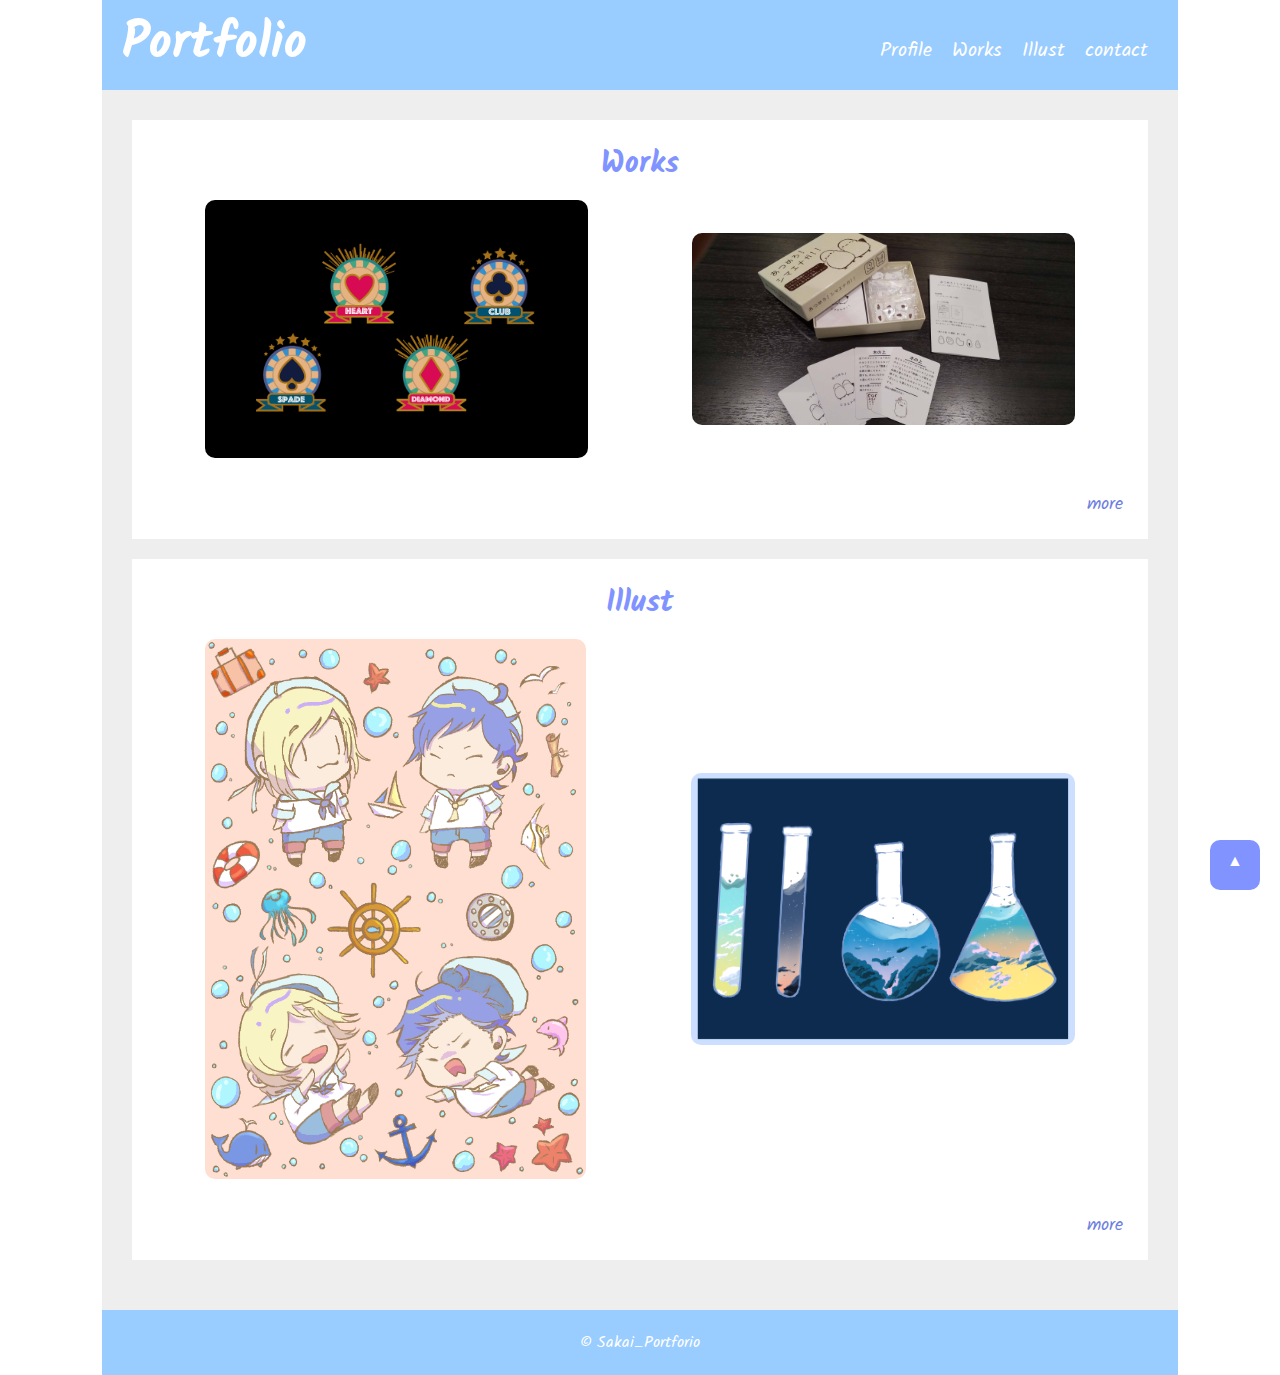
<file: index.html>
<!DOCTYPE html>
<html lang="ja">
<head>
    <meta charset="UTF-8">
    <meta http-equiv="X-UA-Compatible" content="IE=edge">
    <meta name="viewport" content="width=device-width, initial-scale=1.0">
    <title>A&S Portfolio</title>
    <link rel="stylesheet" href="css/lightbox.min.css">
    <link rel="stylesheet" href="css/style.css">
    <link rel="preconnect" href="https://fonts.googleapis.com">
<link rel="preconnect" href="https://fonts.gstatic.com" crossorigin>
<link href="https://fonts.googleapis.com/css2?family=Kalam:wght@700&display=swap" rel="stylesheet">
<link href="https://fonts.googleapis.com/css2?family=Kiwi+Maru&display=swap" rel="stylesheet">
</head>
<body>
    <div id="wrap">
        <header>
          <div class="header">
            <h1><a href="#">Portfolio</a></h1>
          </div>
        
         <nav class="main-menu">
            <ul>
                <li><a href="profile.html">Profile</a></li>
                <li><a href="works.d2.html">Works</a></li>
                <li><a href="illust.html">Illust</a></li>
                <li><a href="contact.html">contact</a></li>
              </ul>
        </header>
        </nav>
        <main>
          <section>
            <article>
                <h2>Works</h2>
                <div class="square">
                 <ul>
                   <li><a href="images/trump_2207.png" data-lightbox="Works" data-title="トランプ"><img src="images/trump_2207.png" alt="トランプ"></a></li>
                   <li><a href="images/card_zentai_w.jpg" data-lightbox="Works" data-title="あつめろ！シマエナガ！！"><img src="images/card_zentai_w.jpg" alt="あつめろ！シマエナガ！！"></a></li>
                 </ul>
                 <span>
                   <li><a href="works.d2.html">more</a></li>
                 </span>
              </article>
              <article>
                <h2>Illust</h2>
                <div class="square">
                  <ul>
                   <li><a href="images/hunanori_mini.png" data-lightbox="Illust" data-title="船乗り"><img src="images/hunanori_mini.png" alt="船乗り"></a></li>
                   <li><a href="images/sorafurasuko.png" data-lightbox="Illust" data-title="空色フラスコ"><img src="images/sorafurasuko.png" alt="空色フラスコ"></a></li>
                  </ul>
                </div>
                <span>
                 <li><a href="illust.html">more</a></li>
                </span>
              </article>
          </section>
        </main>
        <footer>
            <p>&copy; Sakai_Portforio </p>
        </footer>
        <a href="#" class="pagetop">▲</a>
      </div><!-- #wrap-->
      
      <script src="https://code.jquery.com/jquery-3.7.0.min.js" integrity="sha256-2Pmvv0kuTBOenSvLm6bvfBSSHrUJ+3A7x6P5Ebd07/g=" crossorigin="anonymous"></script>
      <script src="js/lightbox.min.js"></script>
</body>
</html>
</file>
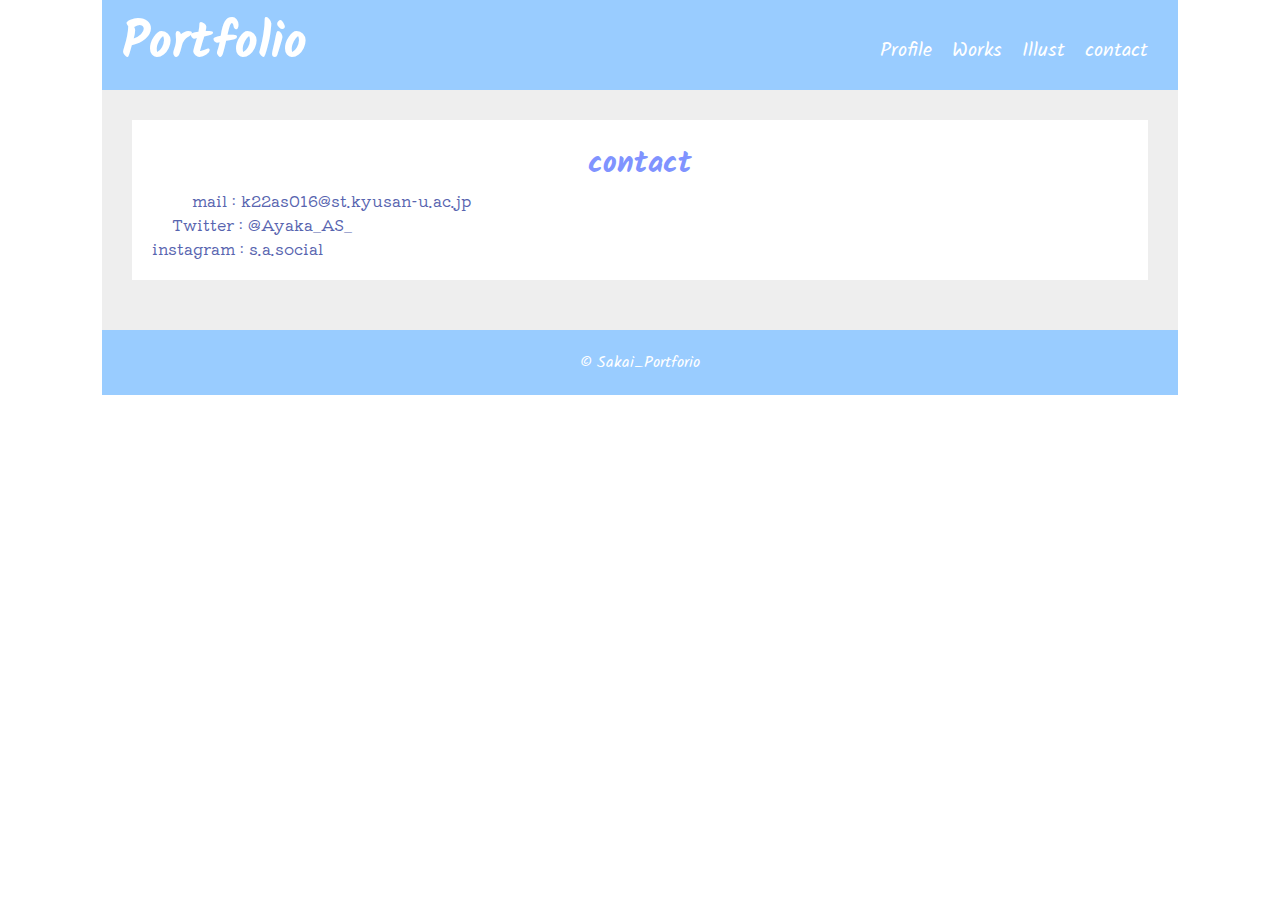
<file: contact.html>
<!DOCTYPE html>
<html lang="ja">
<head>
    <meta charset="UTF-8">
    <meta http-equiv="X-UA-Compatible" content="IE=edge">
    <meta name="viewport" content="width=device-width, initial-scale=1.0">
    <title>Contact-A&S Portfolio</title>
    <link rel="stylesheet" href="css/style.css">
    <link rel="preconnect" href="https://fonts.googleapis.com">
    <link rel="preconnect" href="https://fonts.gstatic.com" crossorigin>
    <link href="https://fonts.googleapis.com/css2?family=Kalam:wght@700&display=swap" rel="stylesheet">
    <link href="https://fonts.googleapis.com/css2?family=Kiwi+Maru&display=swap" rel="stylesheet">
  </head>
<body>
    <div id="wrap">
        <header>
          <div class="header">
            <h1><a href="index.html">Portfolio</a></h1>
          </div>
          <nav class="main-menu">
            <ul>
                <li><a href="profile.html">Profile</a></li>
                <li><a href="works.d2.html">Works</a></li>
                <li><a href="illust.html">Illust</a></li>
                <li><a href="contact.html">contact</a></li>
              </ul>
        </nav>
        </header>
        
        <main>
          <section>
            <article>
                <h2>contact</h2>
                <p>
                  <dl>　 　 mail : k22as016@st.kyusan-u.ac.jp</dl>
                  <dl>　 Twitter : @Ayaka_AS_</dl>
                  <dl>instagram  : s.a.social</dl>
                </p>
              </article>
          </section>
        </main>
        <footer>
            <p>&copy; Sakai_Portforio </p>
        </footer>
      </div><!-- #wrap-->  
</body>
</html>
</file>
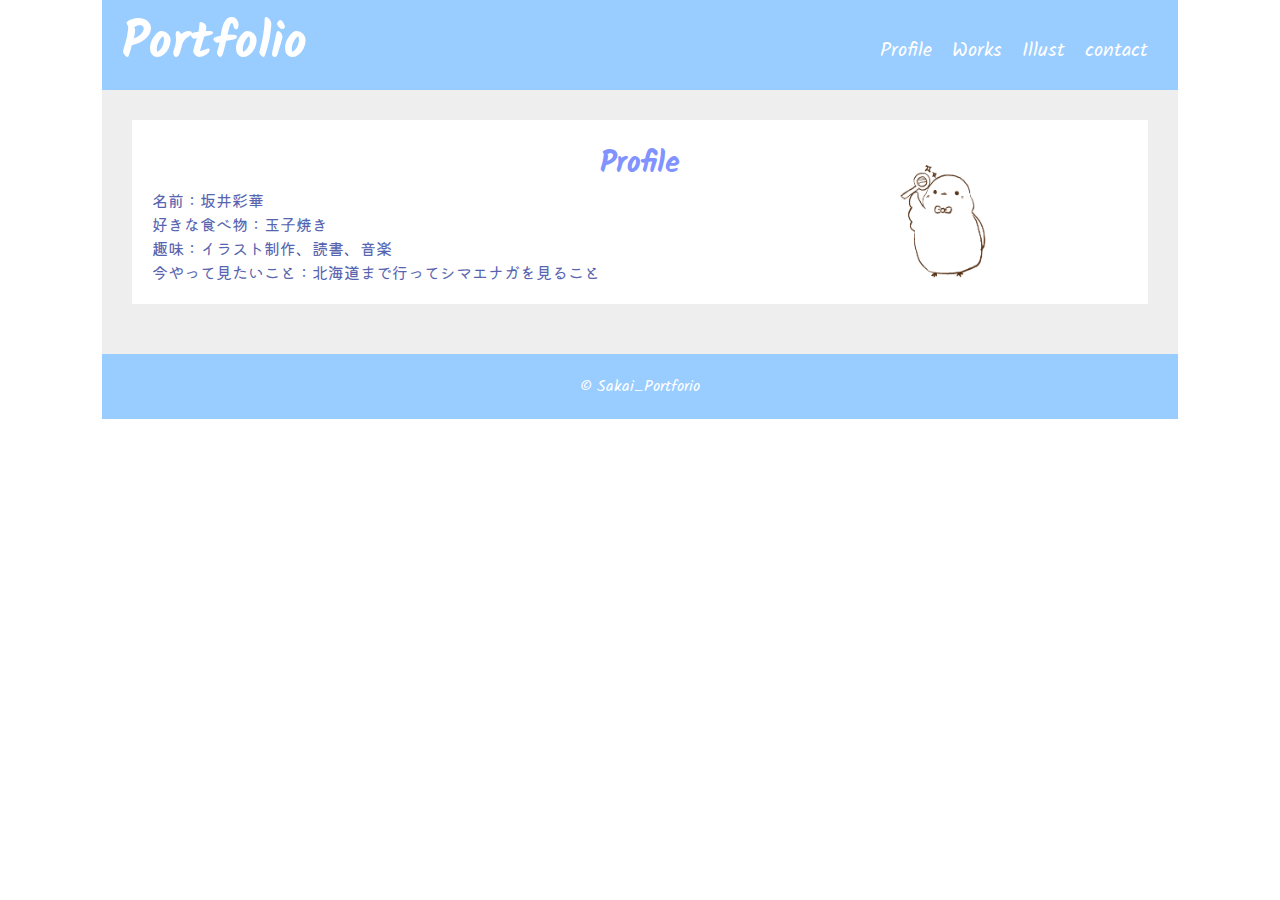
<file: profile.html>
<!DOCTYPE html>
<html lang="ja">
<head>
    <meta charset="UTF-8">
    <meta http-equiv="X-UA-Compatible" content="IE=edge">
    <meta name="viewport" content="width=device-width, initial-scale=1.0">
    <title>Profile-A&S Portfolio</title>
    <link rel="stylesheet" href="css/profile.css">
    <link rel="preconnect" href="https://fonts.googleapis.com">
<link rel="preconnect" href="https://fonts.gstatic.com" crossorigin>
<link href="https://fonts.googleapis.com/css2?family=Kalam:wght@700&display=swap" rel="stylesheet">
<link href="https://fonts.googleapis.com/css2?family=Kiwi+Maru&display=swap" rel="stylesheet">
</head>
<body>
    <div id="wrap">
        <header>
          <div class="header">
            <h1><a href="index.html">Portfolio</a></h1>
          </div>
          <nav class="main-menu">
            <ul>
                <li><a href="profile.html">Profile</a></li>
                <li><a href="works.d2.html">Works</a></li>
                <li><a href="illust.html">Illust</a></li>
                <li><a href="contact.html">contact</a></li>
              </ul>
        </nav>
        </header>
       
        <main>
          <section>
            <article>
                <h2>Profile</h2>
                <ul>
                  <li>名前：坂井彩華</li>
                  <li>好きな食べ物：玉子焼き</li>
                  <li>趣味：イラスト制作、読書、音楽</li>
                  <li>今やって見たいこと：北海道まで行ってシマエナガを見ること</li>
                </ul>
                <div class="shima">
                  <img src="images/icon_c.png" alt="シマエナガ発見！">
                  </div>
              </article>
          </section>    
        </main>
        <footer>
            <p>&copy; Sakai_Portforio </p>
        </footer>
      </div><!-- #wrap-->  
</body>
</html>
</file>
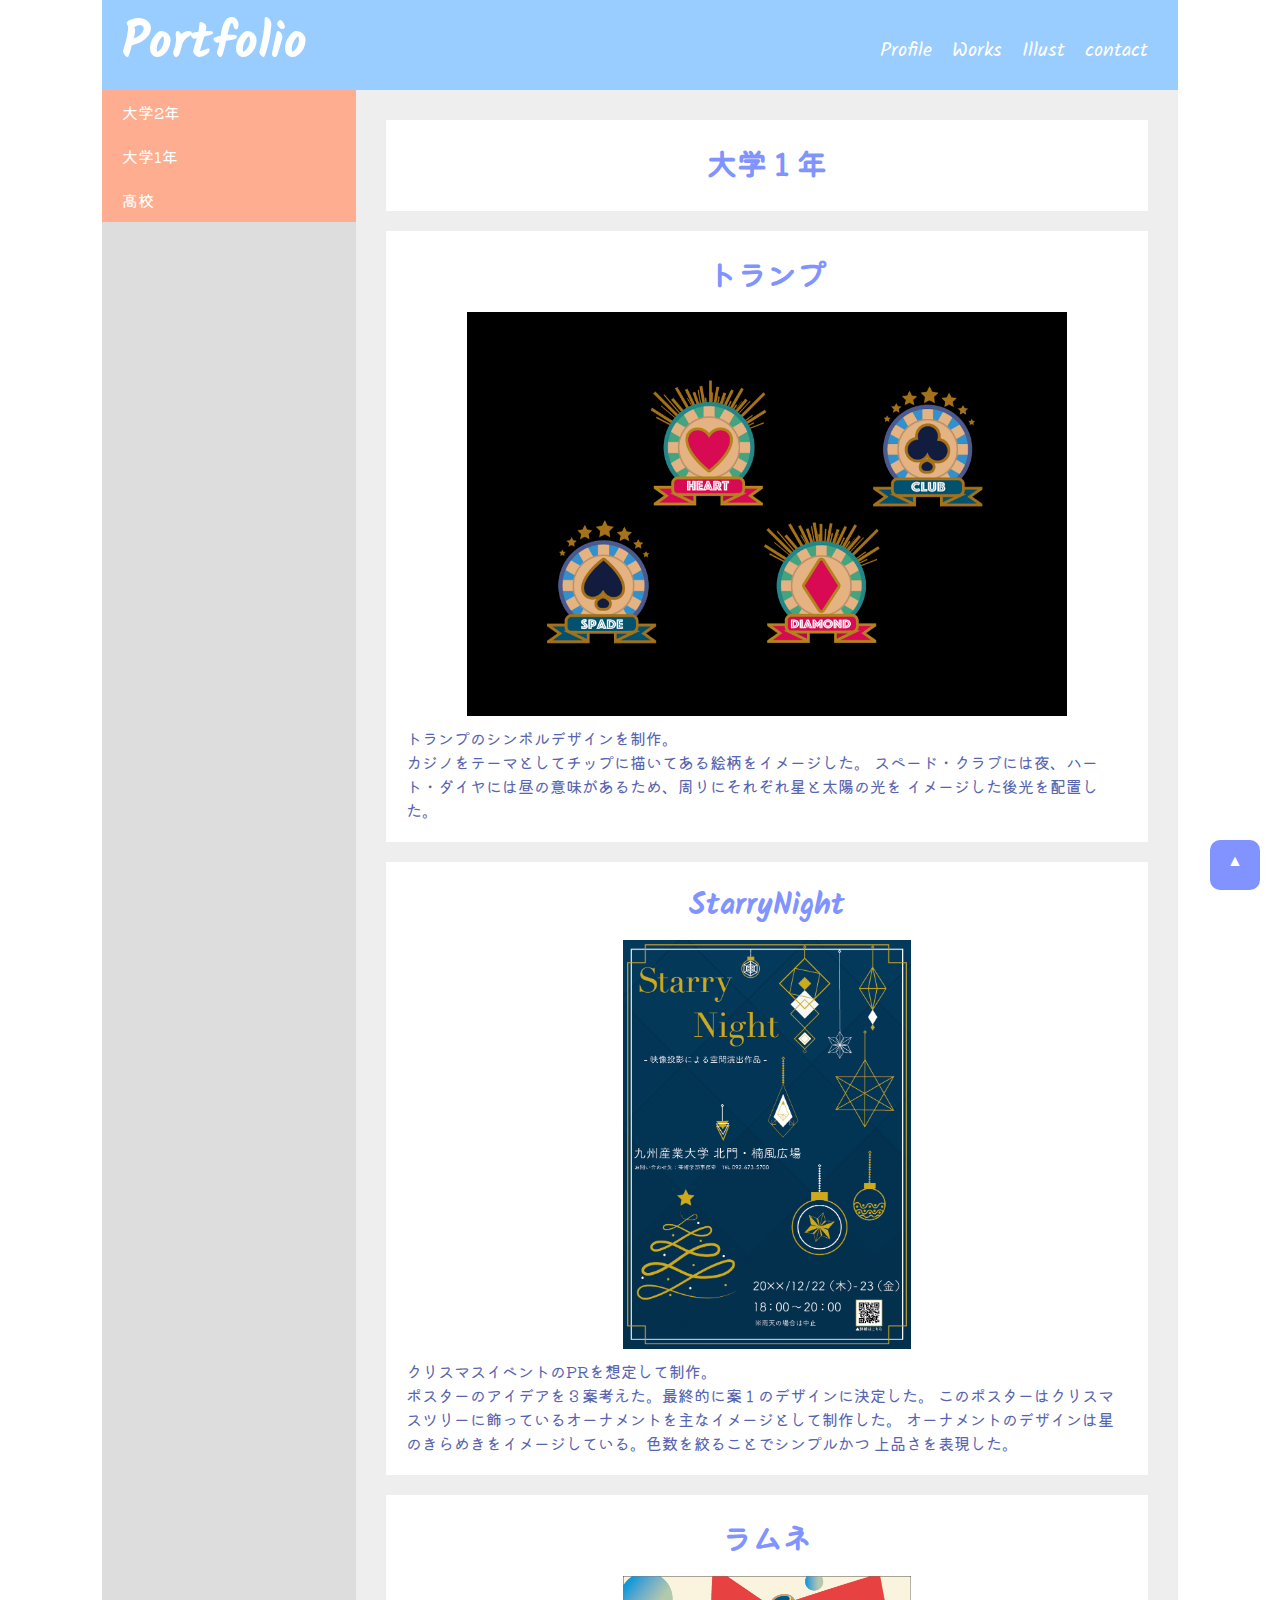
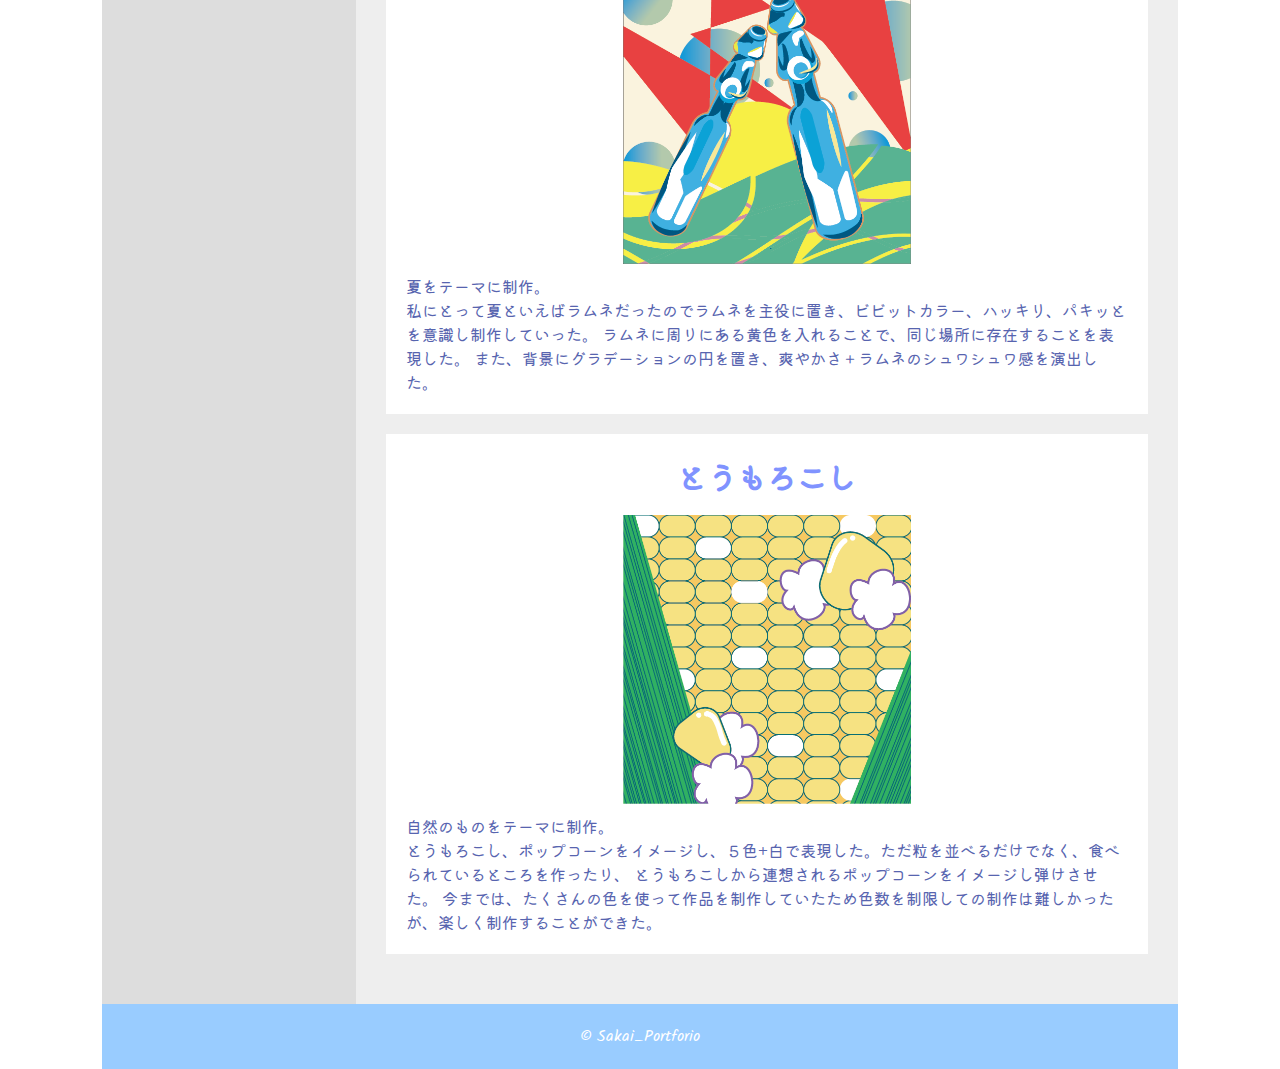
<file: works.d1.html>
<!DOCTYPE html>
<html lang="ja">
<head>
    <meta charset="UTF-8">
    <meta http-equiv="X-UA-Compatible" content="IE=edge">
    <meta name="viewport" content="width=device-width, initial-scale=1.0">
    <title>Works 大学1年-A&S Portfolio</title>
    <link rel="stylesheet" href="css/style.css">
    <link rel="preconnect" href="https://fonts.googleapis.com">
<link rel="preconnect" href="https://fonts.gstatic.com" crossorigin>
<link href="https://fonts.googleapis.com/css2?family=Kalam:wght@700&display=swap" rel="stylesheet">
<link href="https://fonts.googleapis.com/css2?family=Kiwi+Maru&display=swap" rel="stylesheet">
</head>
<body>
    <div id="wrap">
        <header>
          <div class="header">
            <h1><a href="index.html">Portfolio</a></h1>
          </div>
            <nav class="main-menu">
              <ul>
                  <li><a href="profile.html">Profile</a></li>
                  <li><a href="works.d2.html">Works</a></li>
                  <li><a href="illust.html">Illust</a></li>
                  <li><a href="contact.html">contact</a></li>
                </ul>
          </nav>
        </header>
        
        <main>
          <section>
            <article>
              <h2>大学１年</h2>
            </article>
            <article>
                <h2>トランプ</h2>
                <img src="images/trump_2207.png" alt="トランプ">
                <p>トランプのシンボルデザインを制作。
                  <dl>
                   カジノをテーマとしてチップに描いてある絵柄をイメージした。
                   スペード・クラブには夜、ハート・ダイヤには昼の意味があるため、周りにそれぞれ星と太陽の光を
                   イメージした後光を配置した。
                  </dl>
                </p>
              </article>
              <article>
                <h2>StarryNight</h2>
                <a><img src="images/StarryNight.png" alt="クリスマス"></a>
                <p>クリスマスイベントのPRを想定して制作。
                  <dl>
                    ポスターのアイデアを３案考えた。最終的に案１のデザインに決定した。
                    このポスターはクリスマスツリーに飾っているオーナメントを主なイメージとして制作した。
                    オーナメントのデザインは星のきらめきをイメージしている。色数を絞ることでシンプルかつ
                    上品さを表現した。
                  </dl>
                </p>
              </article>
              <article>
                <h2>ラムネ</h2>
                <a><img src="images/ramune.png" alt="ラムネ"></a>
                <p>夏をテーマに制作。
                  <dl>
                   私にとって夏といえばラムネだったのでラムネを主役に置き、ビビットカラー、ハッキリ、パキッとを意識し制作していった。
                   ラムネに周りにある黄色を入れることで、同じ場所に存在することを表現した。
                   また、背景にグラデーションの円を置き、爽やかさ＋ラムネのシュワシュワ感を演出した。
                  </dl>
                </p>
              </article>
              <article>
                <h2>とうもろこし</h2>
                <a><img src="images/toumorokoshi.png" alt="とうもろこし"></a>
                <p>自然のものをテーマに制作。
                  <dl>
                   とうもろこし、ポップコーンをイメージし、５色+白で表現した。ただ粒を並べるだけでなく、食べられているところを作ったり、
                   とうもろこしから連想されるポップコーンをイメージし弾けさせた。
                   今までは、たくさんの色を使って作品を制作していたため色数を制限しての制作は難しかったが、楽しく制作することができた。
                  </dl>
                </p>
              </article>
          </section>
          <aside>
            <nav class="sub-menu">
                <ul>
                    <li><a href="works.d2.html">大学2年</a></li>
                    <li><a href="works.d1.html">大学1年</a></li>
                    <li><a href="works.k.html">高校</a></li>
                  </ul>
            </nav>
          </aside>
        </main>
        <footer>
            <p>&copy; Sakai_Portforio </p>
        </footer>
        <a href="#" class="pagetop">▲</a>
      </div><!-- #wrap-->  
</body>
</html>
</file>
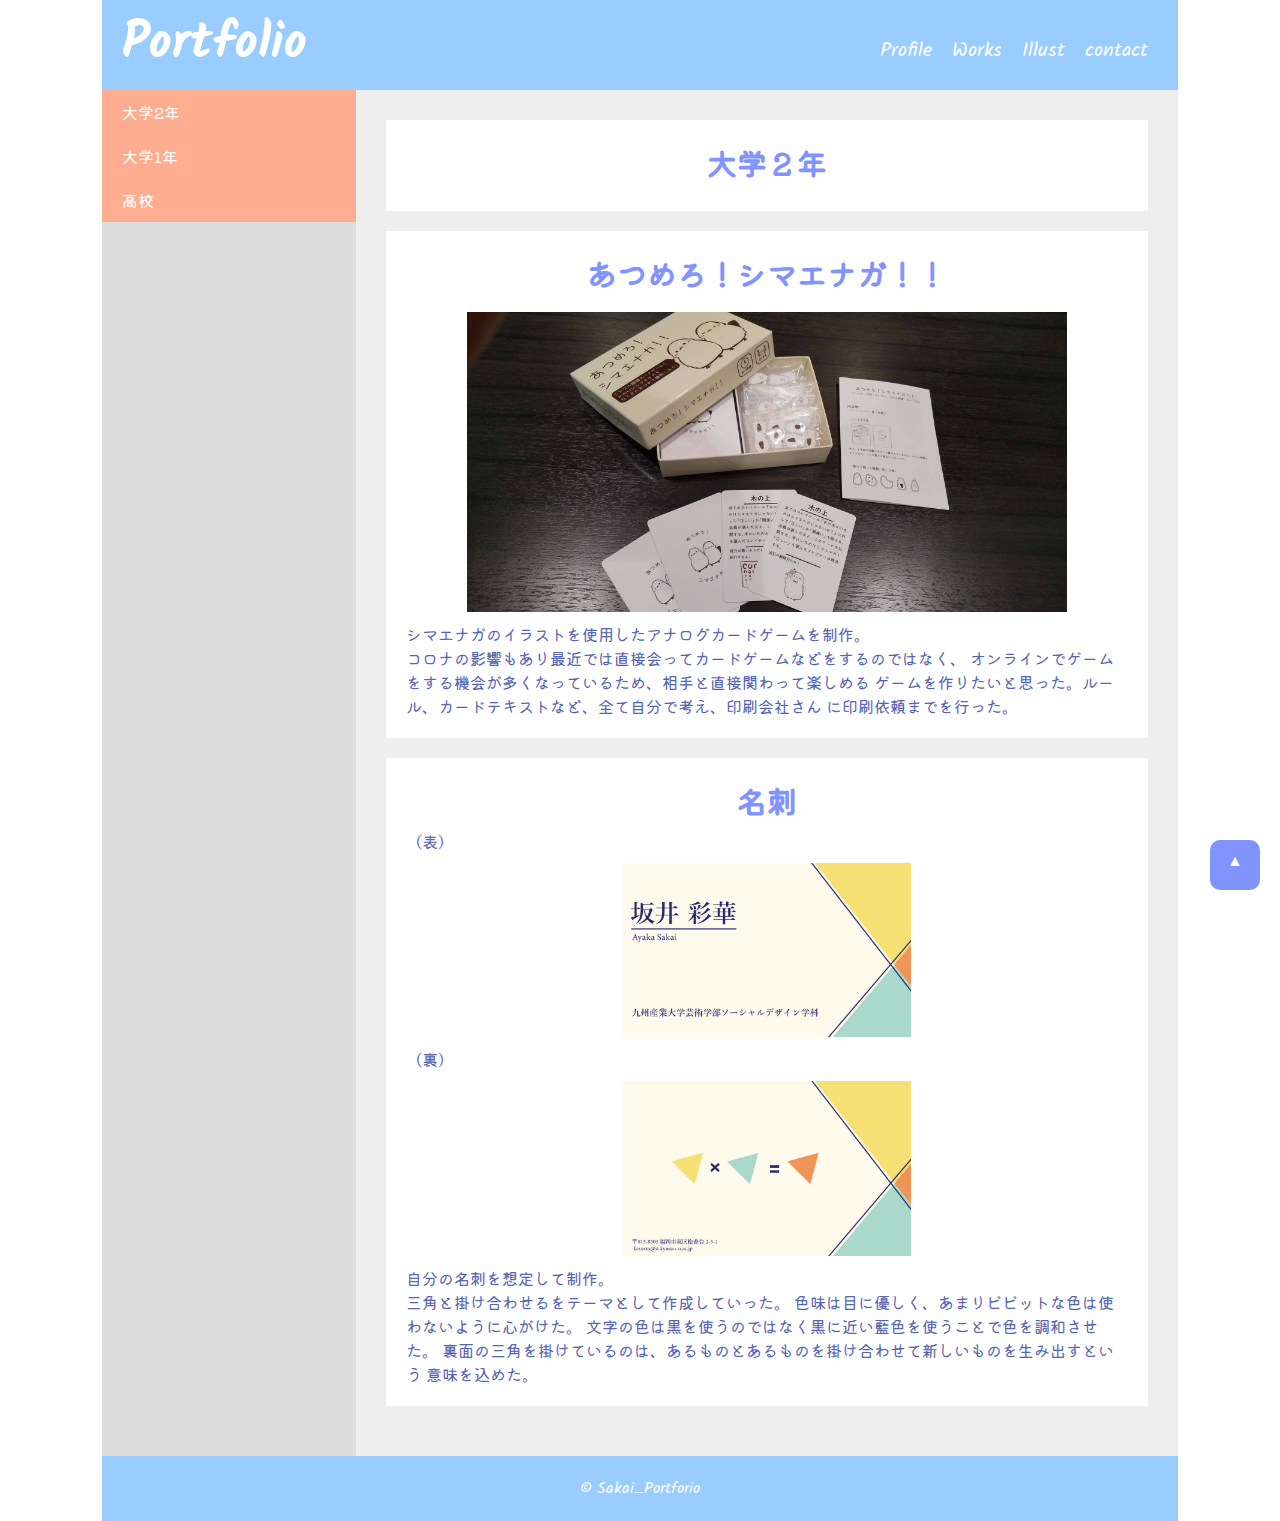
<file: works.d2.html>
<!DOCTYPE html>
<html lang="ja">
<head>
    <meta charset="UTF-8">
    <meta http-equiv="X-UA-Compatible" content="IE=edge">
    <meta name="viewport" content="width=device-width, initial-scale=1.0">
    <title>Works 大学2年-A&S Portfolio</title>
    <link rel="stylesheet" href="css/style.css">
    <link rel="preconnect" href="https://fonts.googleapis.com">
<link rel="preconnect" href="https://fonts.gstatic.com" crossorigin>
<link href="https://fonts.googleapis.com/css2?family=Kalam:wght@700&display=swap" rel="stylesheet">
<link href="https://fonts.googleapis.com/css2?family=Kiwi+Maru&display=swap" rel="stylesheet">
<link href="https://fonts.googleapis.com/css2?family=Kiwi+Maru&display=swap" rel="stylesheet">
</head>
<body>
    <div id="wrap">
        <header>
          <div class="header">
            <h1><a href="index.html">Portfolio</a></h1>
          </div>
            <nav class="main-menu">
              <ul>
                  <li><a href="profile.html">Profile</a></li>
                  <li><a href="works.d2.html">Works</a></li>
                  <li><a href="illust.html">Illust</a></li>
                  <li><a href="contact.html">contact</a></li>
                </ul>
          </nav>
        </header>
        
        <main>
          <section>
            <article>
              <h2>大学２年</h2>
            </article>
            <article>
                <h2>あつめろ！シマエナガ！！</h2>
                <img src="images/card_zentai_w.jpg" alt="あつめろ！シマエナガ！！">
                <p>シマエナガのイラストを使用したアナログカードゲームを制作。
                  <dl>
                    コロナの影響もあり最近では直接会ってカードゲームなどをするのではなく、
                    オンラインでゲームをする機会が多くなっているため、相手と直接関わって楽しめる
                    ゲームを作りたいと思った。ルール、カードテキストなど、全て自分で考え、印刷会社さん
                    に印刷依頼までを行った。
                  </dl>
                </p>
              </article>
              <article>
                <h2>名刺</h2>
                <p>（表）</p>
                <a><img src="images/mei_1.jpg" alt="名刺（表）"></a>

                <p>（裏）</p>
                <a><img src="images/mei_2.jpg" alt="名刺（裏）"></a>
                <p>自分の名刺を想定して制作。
                  <dl>
                    三角と掛け合わせるをテーマとして作成していった。
                    色味は目に優しく、あまりビビットな色は使わないように心がけた。
                    文字の色は黒を使うのではなく黒に近い藍色を使うことで色を調和させた。
                    裏面の三角を掛けているのは、あるものとあるものを掛け合わせて新しいものを生み出すという
                    意味を込めた。
                  </dl>
                </p>
              </article>
          </section>
          <aside>
            <nav class="sub-menu">
                <ul>
                    <li><a href="works.d2.html">大学2年</a></li>
                    <li><a href="works.d1.html">大学1年</a></li>
                    <li><a href="works.k.html">高校</a></li>
                  </ul>
            </nav>
          </aside>
        </main>
        <footer>
            <p>&copy; Sakai_Portforio </p>
        </footer>
        <a href="#" class="pagetop">▲</a>
      </div><!-- #wrap-->  
</body>
</html>
</file>
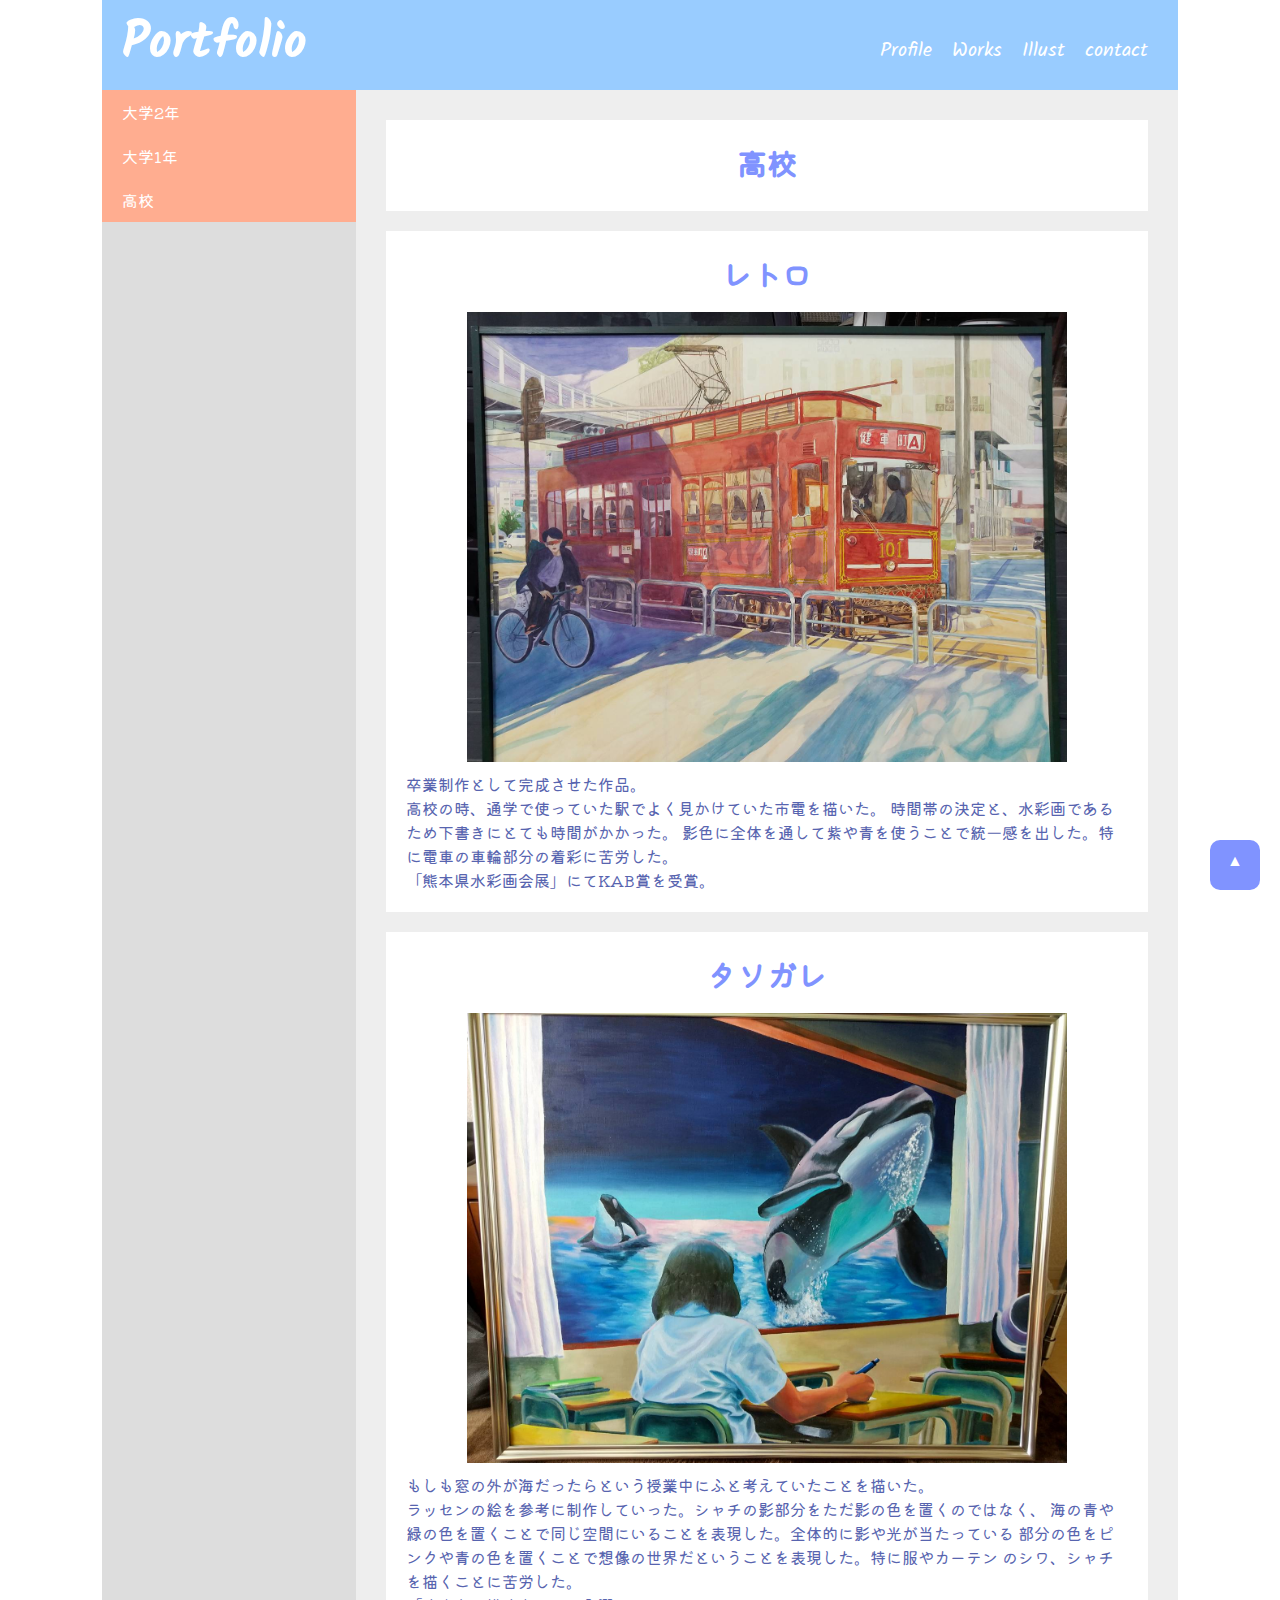
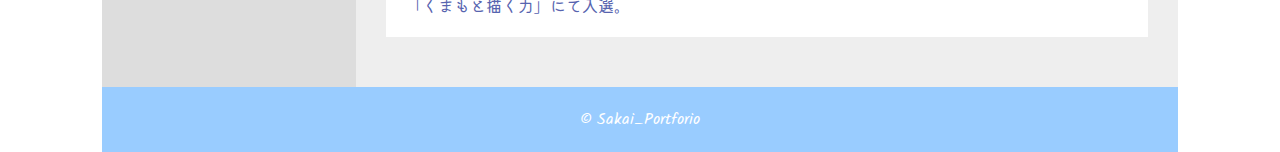
<file: works.k.html>
<!DOCTYPE html>
<html lang="ja">
<head>
    <meta charset="UTF-8">
    <meta http-equiv="X-UA-Compatible" content="IE=edge">
    <meta name="viewport" content="width=device-width, initial-scale=1.0">
    <title>Works 高校-A&S Portfolio</title>
    <link rel="stylesheet" href="css/style.css">
    <link rel="preconnect" href="https://fonts.googleapis.com">
<link rel="preconnect" href="https://fonts.gstatic.com" crossorigin>
<link href="https://fonts.googleapis.com/css2?family=Kalam:wght@700&display=swap" rel="stylesheet">
<link href="https://fonts.googleapis.com/css2?family=Kiwi+Maru&display=swap" rel="stylesheet">
</head>
<body>
    <div id="wrap">
        <header>
          <div class="header">
            <h1><a href="index.html">Portfolio</a></h1>
          </div>
            <nav class="main-menu">
              <ul>
                  <li><a href="profile.html">Profile</a></li>
                  <li><a href="works.d2.html">Works</a></li>
                  <li><a href="illust.html">Illust</a></li>
                  <li><a href="contact.html">contact</a></li>
                </ul>
          </nav>
        </header>
        
        <main>
          <section>
            <article>
              <h2>高校</h2>
            </article>
            <article>
                <h2>レトロ</h2>
                <img src="images/retoro.jpg" alt="レトロ">
                <p>卒業制作として完成させた作品。
                  <dl>
                    高校の時、通学で使っていた駅でよく見かけていた市電を描いた。
                    時間帯の決定と、水彩画であるため下書きにとても時間がかかった。
                    影色に全体を通して紫や青を使うことで統一感を出した。特に電車の車輪部分の着彩に苦労した。
                  </dl>
                  <dl>「熊本県水彩画会展」にてKAB賞を受賞。</dl>
                </p>
              </article>
              <article>
                <h2>タソガレ</h2>
                <img src="images/tasogare.jpg" alt="タソガレ">
                <p>もしも窓の外が海だったらという授業中にふと考えていたことを描いた。
                  <dl>
                    ラッセンの絵を参考に制作していった。シャチの影部分をただ影の色を置くのではなく、
                    海の青や緑の色を置くことで同じ空間にいることを表現した。全体的に影や光が当たっている
                    部分の色をピンクや青の色を置くことで想像の世界だということを表現した。特に服やカーテン
                    のシワ、シャチを描くことに苦労した。
                  </dl>
                  <dl>「くまもと描く力」にて入選。</dl>
                </p>
              </article>
          </section>
          <aside>
            <nav class="sub-menu">
                <ul>
                    <li><a href="works.d2.html">大学2年</a></li>
                    <li><a href="works.d1.html">大学1年</a></li>
                    <li><a href="works.k.html">高校</a></li>
                  </ul>
            </nav>
          </aside>
        </main>
        <footer>
            <p>&copy; Sakai_Portforio </p>
        </footer>
        <a href="#" class="pagetop">▲</a>
      </div><!-- #wrap-->  
</body>
</html>
</file>
<file: css/style.css>
@charset "UTF-8";

* {
    margin: 0;
    padding: 0;
    list-style: none;
    text-decoration: none;
  }
  
  #wrap {
    width: 84%;
    max-width: 1280px;
    margin: 0 auto;
  }
  
header {
  background: #99CCFF;
  color: #FFF;
  padding: 5px 20px;
  position: relative;
  position: sticky;
  top: 0;
}

.main-menu {
  background: #99CCFF;
  color: #FFF;
  position: absolute;
  top: 15px;
  right: 10px;
}

.main-menu ul {
    display: flex;
    margin-top: 20px;
  }

  .main-menu ul li a {
    color: #FFF;
    width: auto;
    margin-right: 20px;
    font-size: 20px;
  }

  .main-menu ul li a:hover {
    background: #99CCFF;
    color: #fcf25c;
  }

  main {
    color: #5764af;
    display: flex;
    flex-direction: row-reverse;
    height: auto;
    font-family:  'Kiwi Maru', cursive, serif;
  }
  
section {
  background: #EEE;
  flex: 3;
  padding: 30px;
}

article {
  background: #FFF;
  padding: 20px;
  margin-bottom: 20px;
}

aside {
  background: #DDD;
  flex: 1;
}

.sub-menu {
  background: #FFAD90;
}

.sub-menu ul li a {
    color: #FFF;
    display: block;
    padding: 10px 20px;
  }

  .sub-menu ul li a:hover {
    background: #D2691E;
    color: #FFF;
  }


footer {
  background: #99CCFF;
  color: #FFF;
  padding: 20px;
  text-align: center;
}

header h1 {
  font-family: 'Kalam', cursive;
  font-size: 50px;
}

header h1 a {
  color: #FFF;
}

.header h1 a:hover {
color:#fcf25c;
}

main h2 {
  font-family: 'Kalam','Kiwi Maru', cursive, serif;
  font-size: 30px;
  color: #8093ff;
  text-align: center;
}

main span{
  font-family: 'Kalam', cursive;
  font-size: 18px;
}

main span li a{
  margin-right: 15px;
  margin-left: auto;
  width: 26px;
  display: block;
  color: #6e7edf;
}

main li a:hover {
  color: #d3ca4d;
}

.main-menu {
  font-family: 'Kalam', cursive;
}

.square ul{
  list-style-type: none;
  margin-bottom: 20px;
	display: flex;
	justify-content: space-around;
  gap: 4px;
  padding: 2px;
  align-items: center;
}


.square img {
  list-style:none;
  border-radius: 10px;
  object-fit: cover;
  width: calc(80% - 4px);
}

.square a img {
  border-radius: 10px;
  object-fit: cover;
  object-position: right 0px top 0px;
  width: calc(80% - 4px);
}

footer p {
  font-family: 'Kalam', cursive;
}

article img {
  max-width: 600px;
  width: 100%;
  display: block;
  margin: 10px auto;
  box-sizing: border-box;
}

/*works img*/
a img{
  width: 40%;
  height: auto;
}

a.pagetop {
  display: block;
  width: 50px;
  height: 50px;
  text-align: center;
  box-sizing: border-box;
  padding-top: 12px;
  border-radius: 10px;
  background-color: #8093ff;
  color: #FFF;
  position: fixed;
  bottom: 10px;
  right: 20px;
}

html {
  scroll-behavior: smooth;
}


/*タブレット用*/
@media all and (max-width: 1024px) {
  #wrap {
    width: 100%;
  }

  .main-menu ul li {
    text-align: center;
    flex-direction: unset;
  }
  
}

/*スマホ用*/
@media all and (max-width: 599px) {
  
  .main-menu ul {
    display: flex;
  }

  .main-menu ul li {
    text-align: center;
    flex-direction: unset;
  }

  .main-menu ul li a {
    color: #FFF;
    width: auto;
    margin-right: 20px;
    font-size: 18px;
  }

  main {
    display: block;
  }

  .sub-menu ul li {
    text-align: center;
  }
}
</file>
<file: css/profile.css>
@charset "UTF-8";

* {
    margin: 0;
    padding: 0;
    list-style: none;
    text-decoration: none;
  }
  
  #wrap {
    width: 84%;
    max-width: 1280px;
    margin: 0 auto;
  }
  
header {
  background: #99CCFF;
  color: #FFF;
  padding: 5px 20px;
  position: relative;
  position: sticky;
  top: 0;
}

.main-menu {
  background: #99CCFF;
  color: #FFF;
  position: absolute;
  top: 15px;
  right: 10px;
}

.main-menu ul {
    display: flex;
    margin-top: 20px;
  }

  .main-menu ul li a {
    color: #FFF;
    width: auto;
    margin-right: 20px;
    font-size: 20px;
  }

  .main-menu ul li a:hover {
    background: #99CCFF;
    color: #fcf25c;
  }

  main {
    color: #5764af;
    display: flex;
    flex-direction: row-reverse;
    height: auto;
    font-family:  'Kiwi Maru', cursive, serif;
    
  }
  
section {
  background: #EEE;
  flex: 3;
  padding: 30px;
  position: relative;
}

article {
  background: #FFF;
  padding: 20px;
  margin-bottom: 20px;
}

aside {
  background: #DDD;
  flex: 1;
}

.sub-menu {
  background: #FFAD90;
}

.sub-menu ul li a {
    color: #FFF;
    display: block;
    padding: 10px 20px;
  }

  .sub-menu ul li a:hover {
    background: #D2691E;
    color: #FFF;
  }


footer {
  background: #99CCFF;
  color: #FFF;
  padding: 20px;
  text-align: center;
}

header h1 {
  font-family: 'Kalam', cursive;
  font-size: 50px;
}

header h1 a {
  color: #FFF;
}

.header h1 a:hover {
color:#fcf25c;
}

main h2 {
  font-family: 'Kalam','Kiwi Maru', cursive, serif;
  font-size: 30px;
  color: #8093ff;
  text-align: center;
}

main span{
  font-family: 'Kalam', cursive;
  font-size: 18px;
}

main span li a{
  margin-right: 15px;
  margin-left: auto;
  width: 26px;
  display: block;
  color: #6e7edf;
}

main li a:hover {
  color: #d3ca4d;
}

.main-menu {
  font-family: 'Kalam', cursive;
}

footer p {
  font-family: 'Kalam', cursive;
}

article img {
  position: absolute;
	top: 50px;
	right: 120px;
  width: 220px;
  height: 160px;
}

html {
  scroll-behavior: smooth;
}


/*タブレット用*/
@media all and (max-width: 1024px) {
  #wrap {
    width: 100%;
  }

  .main-menu ul li {
    text-align: center;
    flex-direction: unset;
  }

  article img {
    position: absolute;
	top: 50px;
	right: 100px;
  width: 220px;
  height: 160px;
  }
}

@media all and (max-width: 759px) {

  article img {
    position: absolute;
	top: 50px;
	right: 90px;
  width: 180px;
  height: 125px;
  }
}

/*スマホ用*/
@media all and (max-width: 599px) {
  
  .main-menu ul {
    display: flex;
  }

  .main-menu ul li {
    text-align: center;
    flex-direction: unset;
  }

  .main-menu ul li a {
    color: #FFF;
    width: auto;
    margin-right: 20px;
    font-size: 18px;
  }

  main {
    display: block;
  }

  .sub-menu ul li {
    text-align: center;
  }

  article img {
    position: absolute;
	top: 50px;
	right: 60px;
  width: 180px;
  height: 125px;
  }

}
</file>
